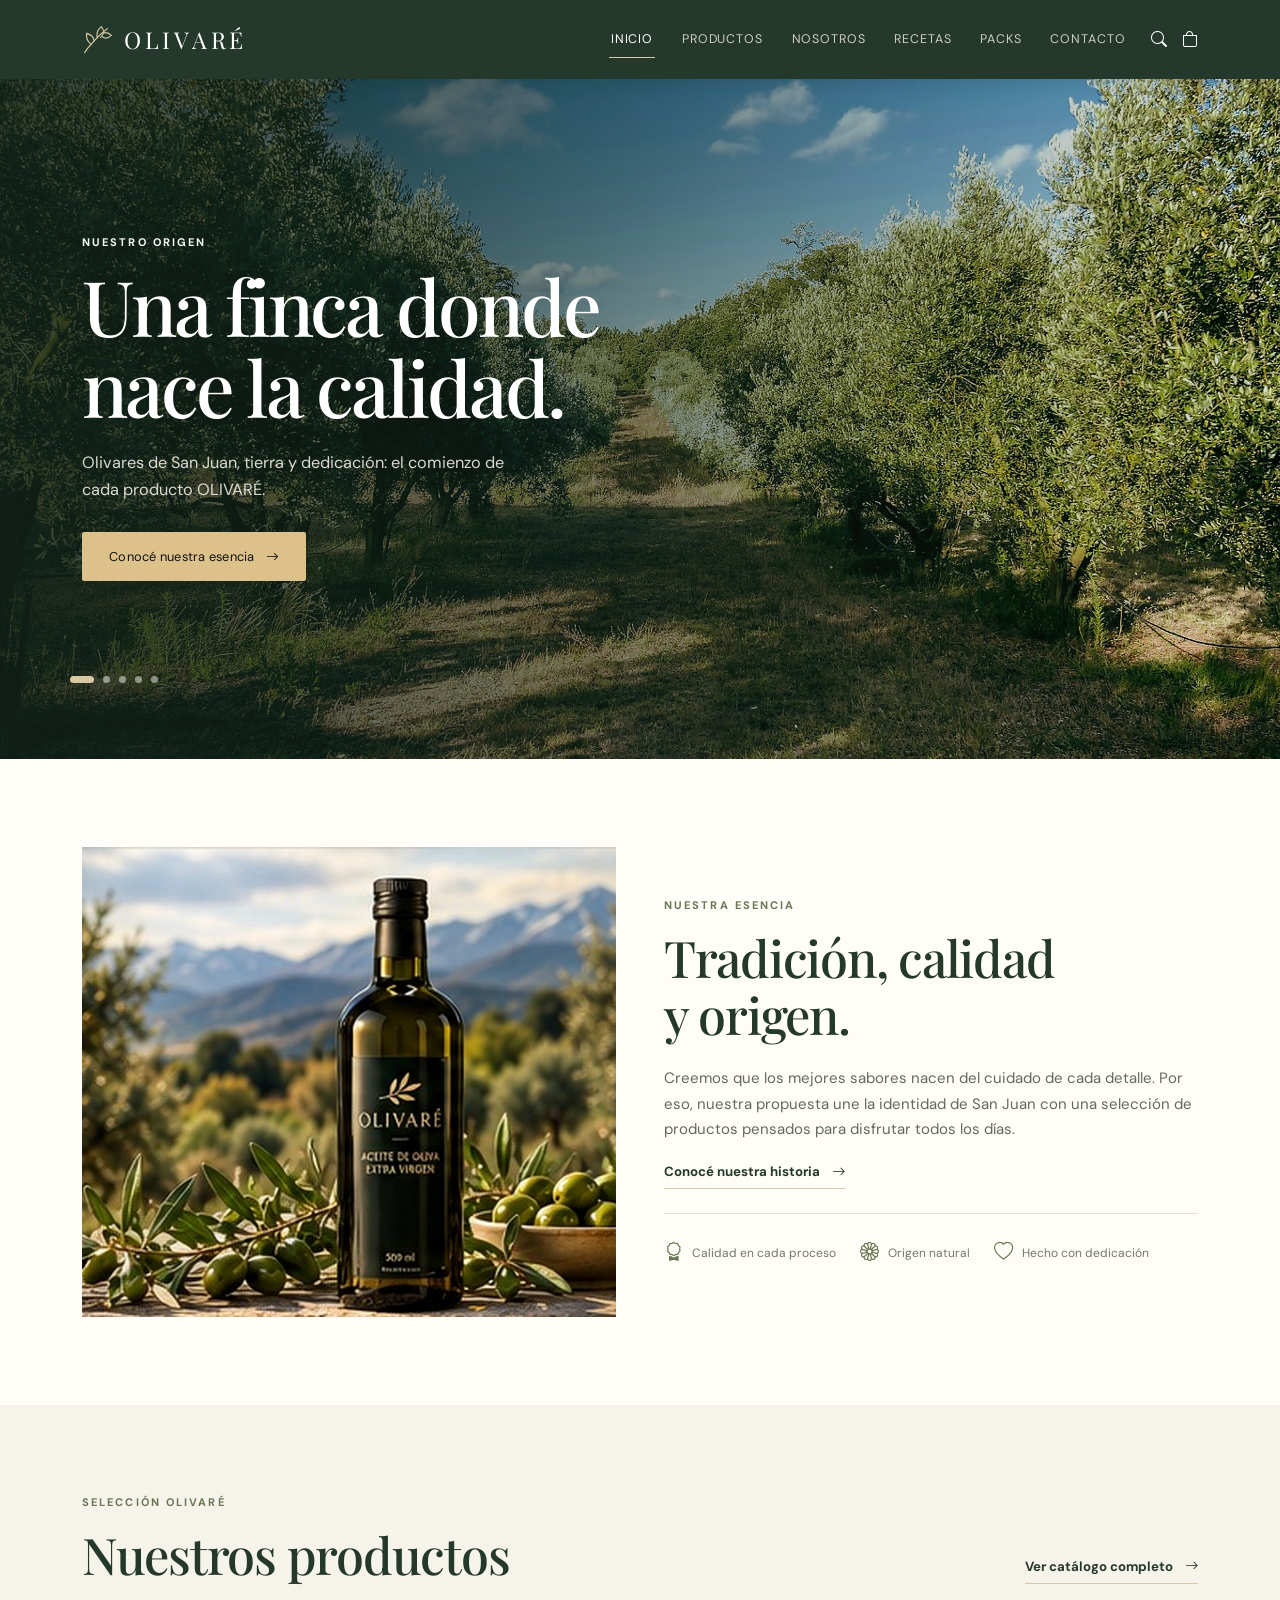
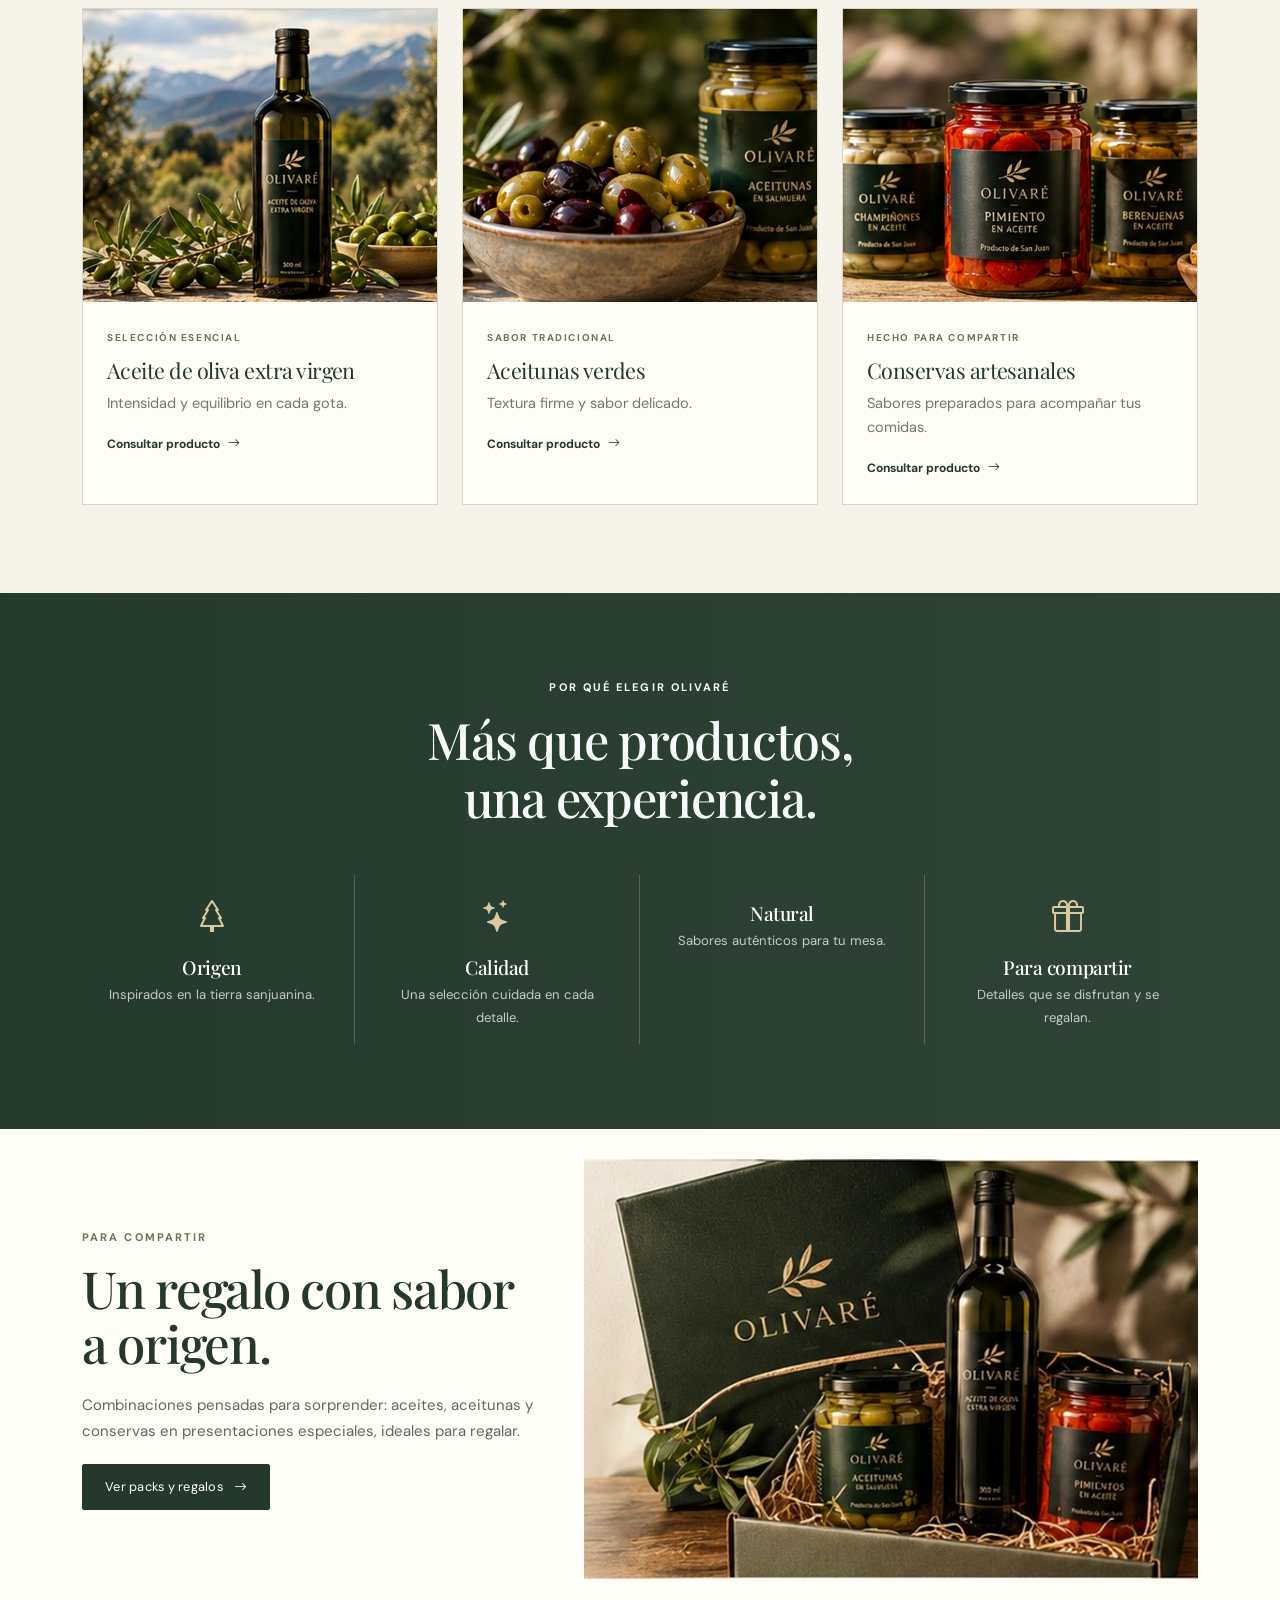
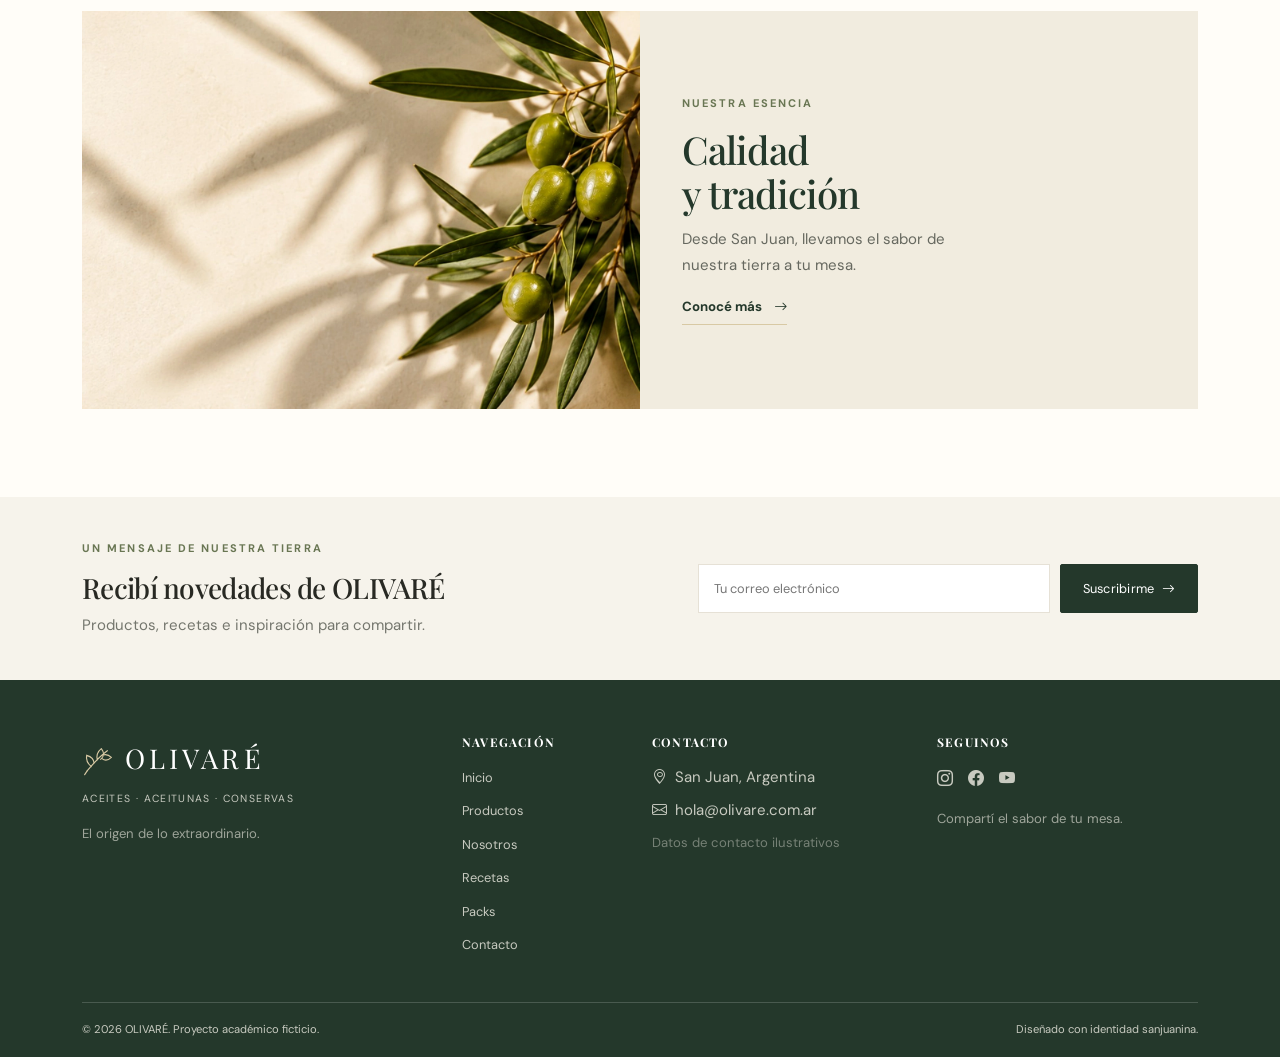
<file: index.html>
<!doctype html>
<html lang="es">
<head>
  <meta charset="utf-8"><meta name="viewport" content="width=device-width, initial-scale=1">
  <meta name="description" content="OLIVARÉ: aceite de oliva, aceitunas y conservas de origen sanjuanino.">
  <title>OLIVARÉ | El origen de lo extraordinario</title>
  <link rel="icon" href="assets/favicon.svg" type="image/svg+xml">
  <link rel="preconnect" href="https://fonts.googleapis.com"><link rel="preconnect" href="https://fonts.gstatic.com" crossorigin>
  <link href="https://fonts.googleapis.com/css2?family=DM+Sans:wght@400;500;600;700&family=Playfair+Display:wght@400;500;600&display=swap" rel="stylesheet">
  <link href="https://cdn.jsdelivr.net/npm/bootstrap@5.3.3/dist/css/bootstrap.min.css" rel="stylesheet">
  <link href="https://cdn.jsdelivr.net/npm/bootstrap-icons@1.11.3/font/bootstrap-icons.min.css" rel="stylesheet">
  <link href="css/styles.css" rel="stylesheet">
</head>
<body>
<header id="site-header"></header>
<main>
  <section class="hero hero-home hero-carousel" aria-label="Conocé el proceso de OLIVARÉ">
    <div class="hero-slides">
      <article class="hero-slide is-active" style="background-image:url('./assets/finca-carrusel-usuario-2.webp')" aria-hidden="false">
        <div class="hero-shade"></div><div class="container hero-content">
          <p class="eyebrow text-light">NUESTRO ORIGEN</p><h1>Una finca donde<br>nace la calidad.</h1>
          <p class="hero-copy">Olivares de San Juan, tierra y dedicación: el comienzo de cada producto OLIVARÉ.</p>
          <a class="btn btn-olive btn-lg" href="nosotros.html">Conocé nuestra esencia <i class="bi bi-arrow-right ms-2"></i></a>
        </div>
      </article>
      <article class="hero-slide" style="background-image:url('./assets/cosecha-olivos-hd.jpg')" aria-hidden="true">
        <div class="hero-shade"></div><div class="container hero-content">
          <p class="eyebrow text-light">COSECHA MECANIZADA</p><h1>Tecnología que<br>potencia cada cosecha.</h1>
          <p class="hero-copy">La cosechadora Colossus en acción en un olivar: tecnología aplicada al trabajo del campo.</p>
          <a class="btn btn-olive btn-lg" href="nosotros.html">Conocé nuestro proceso <i class="bi bi-arrow-right ms-2"></i></a>
        </div>
      </article>
      <article class="hero-slide" style="background-image:url('./assets/rama-olivo-limpia.webp')" aria-hidden="true">
        <div class="hero-shade"></div><div class="container hero-content">
          <p class="eyebrow text-light">RECOLECCIÓN DEL FRUTO</p><h1>Cada aceituna<br>cuenta.</h1>
          <p class="hero-copy">La cosecha mecanizada permite recoger el fruto y trasladarlo para su procesamiento.</p>
          <a class="btn btn-olive btn-lg" href="nosotros.html">Descubrí cada etapa <i class="bi bi-arrow-right ms-2"></i></a>
        </div>
      </article>
      <article class="hero-slide" style="background-image:url('./assets/fabrica-aceitera-hd.jpg')" aria-hidden="true">
        <div class="hero-shade"></div><div class="container hero-content">
          <p class="eyebrow text-light">PROCESO INDUSTRIAL</p><h1>Precisión en<br>cada etapa.</h1>
          <p class="hero-copy">Maquinaria especializada acompaña la transformación de la aceituna en aceite.</p>
          <a class="btn btn-olive btn-lg" href="productos.html">Conocé nuestros productos <i class="bi bi-arrow-right ms-2"></i></a>
        </div>
      </article>
      <article class="hero-slide" style="background-image:url('./assets/finca-atardecer-hd.jpg')" aria-hidden="true">
        <div class="hero-shade"></div><div class="container hero-content">
          <p class="eyebrow text-light">PRODUCTIVIDAD Y CALIDAD</p><h1>Innovación para<br>una cosecha eficiente.</h1>
          <p class="hero-copy">La tecnología de cosecha ayuda a trabajar con precisión y aprovechar mejor cada temporada.</p>
          <a class="btn btn-olive btn-lg" href="nosotros.html">Explorá nuestro proceso <i class="bi bi-arrow-right ms-2"></i></a>
        </div> 
      </article>
    </div>
    <div class="hero-pagination" role="tablist" aria-label="Elegir imagen del carrusel">
      <button class="is-active" type="button" aria-label="Mostrar finca" aria-selected="true"></button>
      <button type="button" aria-label="Mostrar cosecha Colossus" aria-selected="false"></button>
      <button type="button" aria-label="Mostrar recolección del fruto" aria-selected="false"></button>
      <button type="button" aria-label="Mostrar maquinaria aceitera" aria-selected="false"></button>
      <button type="button" aria-label="Mostrar productividad" aria-selected="false"></button>
    </div>
    <div class="hero-note"><span class="hero-counter">01 / 05</span><span>Del olivar a tu mesa · San Juan, Argentina</span></div>
  </section>
  <section class="section-pad">
    <div class="container">
      <div class="row align-items-center g-5">
        <div class="col-lg-6"><img class="img-editorial" src="assets/aceite-oliva.webp" alt="Aceite de oliva servido en una botella de vidrio"></div>
        <div class="col-lg-6">
          <p class="eyebrow">NUESTRA ESENCIA</p><h2 class="section-title">Tradición, calidad<br>y origen.</h2>
          <p class="body-copy">Creemos que los mejores sabores nacen del cuidado de cada detalle. Por eso, nuestra propuesta une la identidad de San Juan con una selección de productos pensados para disfrutar todos los días.</p>
          <a href="nosotros.html" class="text-link">Conocé nuestra historia <i class="bi bi-arrow-right"></i></a>
          <div class="value-row mt-4">
            <div><i class="bi bi-award"></i><span>Calidad en cada proceso</span></div><div><i class="bi bi-flower1"></i><span>Origen natural</span></div><div><i class="bi bi-heart"></i><span>Hecho con dedicación</span></div>
          </div>
        </div>
      </div>
    </div>
  </section>
  <section class="section-pad section-soft">
    <div class="container">
      <div class="d-flex flex-wrap justify-content-between align-items-end mb-4 gap-3"><div><p class="eyebrow">SELECCIÓN OLIVARÉ</p><h2 class="section-title mb-0">Nuestros productos</h2></div><a class="text-link" href="productos.html">Ver catálogo completo <i class="bi bi-arrow-right"></i></a></div>
      <div class="row g-4" id="featured-products"></div>
    </div>
  </section>
  <section class="promise-band">
    <div class="container text-center">
      <p class="eyebrow text-light">POR QUÉ ELEGIR OLIVARÉ</p><h2 class="section-title text-light">Más que productos,<br>una experiencia.</h2>
      <div class="row g-4 mt-4">
        <div class="col-6 col-lg-3 promise"><i class="bi bi-tree"></i><h3>Origen</h3><p>Inspirados en la tierra sanjuanina.</p></div>
        <div class="col-6 col-lg-3 promise"><i class="bi bi-stars"></i><h3>Calidad</h3><p>Una selección cuidada en cada detalle.</p></div>
        <div class="col-6 col-lg-3 promise"><i class="bi bi-leaf"></i><h3>Natural</h3><p>Sabores auténticos para tu mesa.</p></div>
        <div class="col-6 col-lg-3 promise"><i class="bi bi-gift"></i><h3>Para compartir</h3><p>Detalles que se disfrutan y se regalan.</p></div>
      </div>
    </div>
  </section>
  <section class="section-pad gift-showcase-section">
    <div class="container">
      <div class="gift-showcase">
        <div class="gift-showcase-copy"><p class="eyebrow">PARA COMPARTIR</p><h2 class="section-title">Un regalo con sabor<br>a origen.</h2><p>Combinaciones pensadas para sorprender: aceites, aceitunas y conservas en presentaciones especiales, ideales para regalar.</p><a href="packs.html" class="btn btn-olive">Ver packs y regalos <i class="bi bi-arrow-right ms-2"></i></a></div>
        <a class="gift-showcase-image" href="packs.html" aria-label="Descubrir packs y regalos"><img src="assets/pack-regalo.webp" alt="Pack de regalo OLIVARÉ con aceite de oliva, aceitunas y conservas" loading="lazy"></a>
      </div>
      <div class="brand-origin-card"><img src="assets/rama-olivo-limpia.webp" alt="Rama de olivo con aceitunas verdes" loading="lazy"><div><p class="eyebrow">NUESTRA ESENCIA</p><h2 class="section-title">Calidad<br>y tradición</h2><p>Desde San Juan, llevamos el sabor de nuestra tierra a tu mesa.</p><a href="nosotros.html" class="text-link">Conocé más <i class="bi bi-arrow-right"></i></a></div></div>
    </div>
  </section>
  <section class="newsletter section-soft">
    <div class="container d-flex flex-column flex-lg-row justify-content-between align-items-lg-center gap-4">
      <div><p class="eyebrow">UN MENSAJE DE NUESTRA TIERRA</p><h2 class="h3 serif mb-2">Recibí novedades de OLIVARÉ</h2><p class="mb-0 muted">Productos, recetas e inspiración para compartir.</p></div>
      <form class="newsletter-form" data-demo-form><label class="visually-hidden" for="newsletter-email">Correo electrónico</label><input id="newsletter-email" type="email" placeholder="Tu correo electrónico" required><button class="btn btn-olive" type="submit">Suscribirme <i class="bi bi-arrow-right ms-1"></i></button></form>
    </div>
  </section>
</main>
<footer id="site-footer"></footer>
<script src="https://cdn.jsdelivr.net/npm/bootstrap@5.3.3/dist/js/bootstrap.bundle.min.js"></script><script src="js/main.js"></script>
</body></html>
</file>
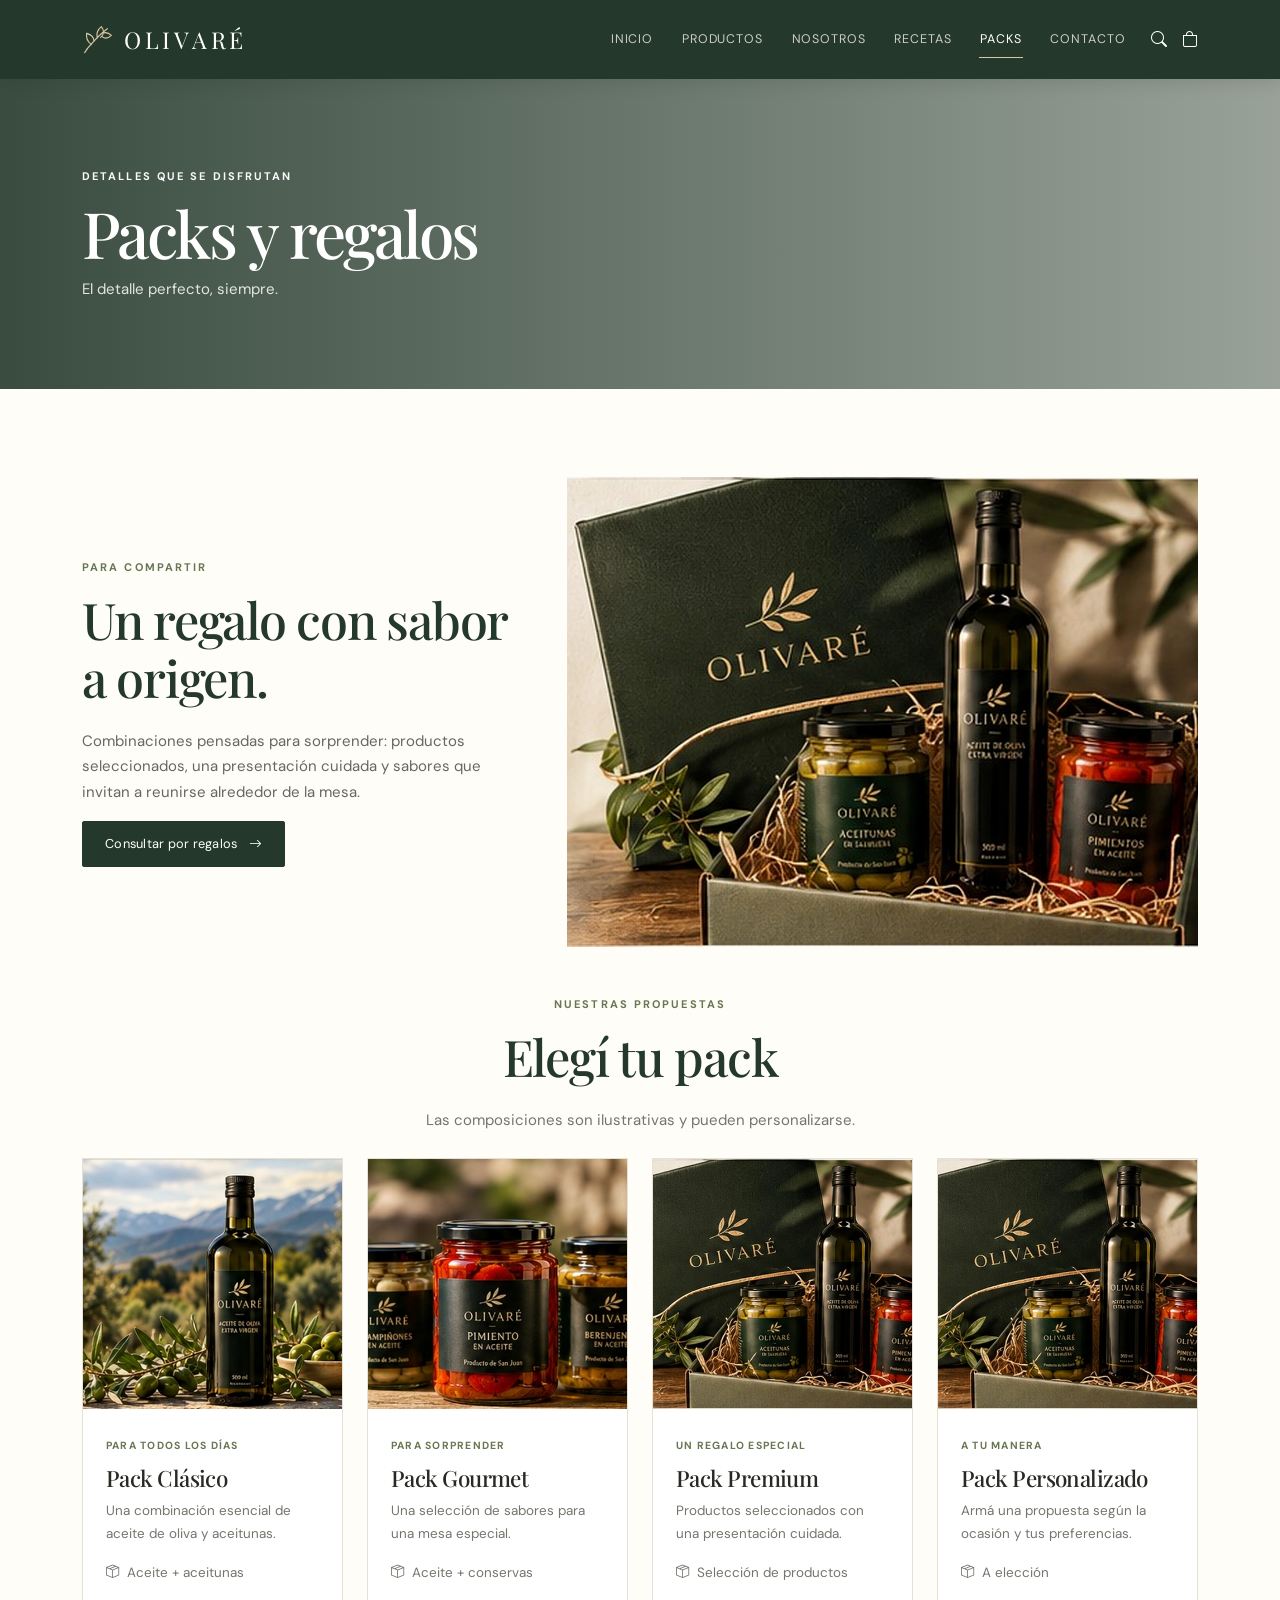
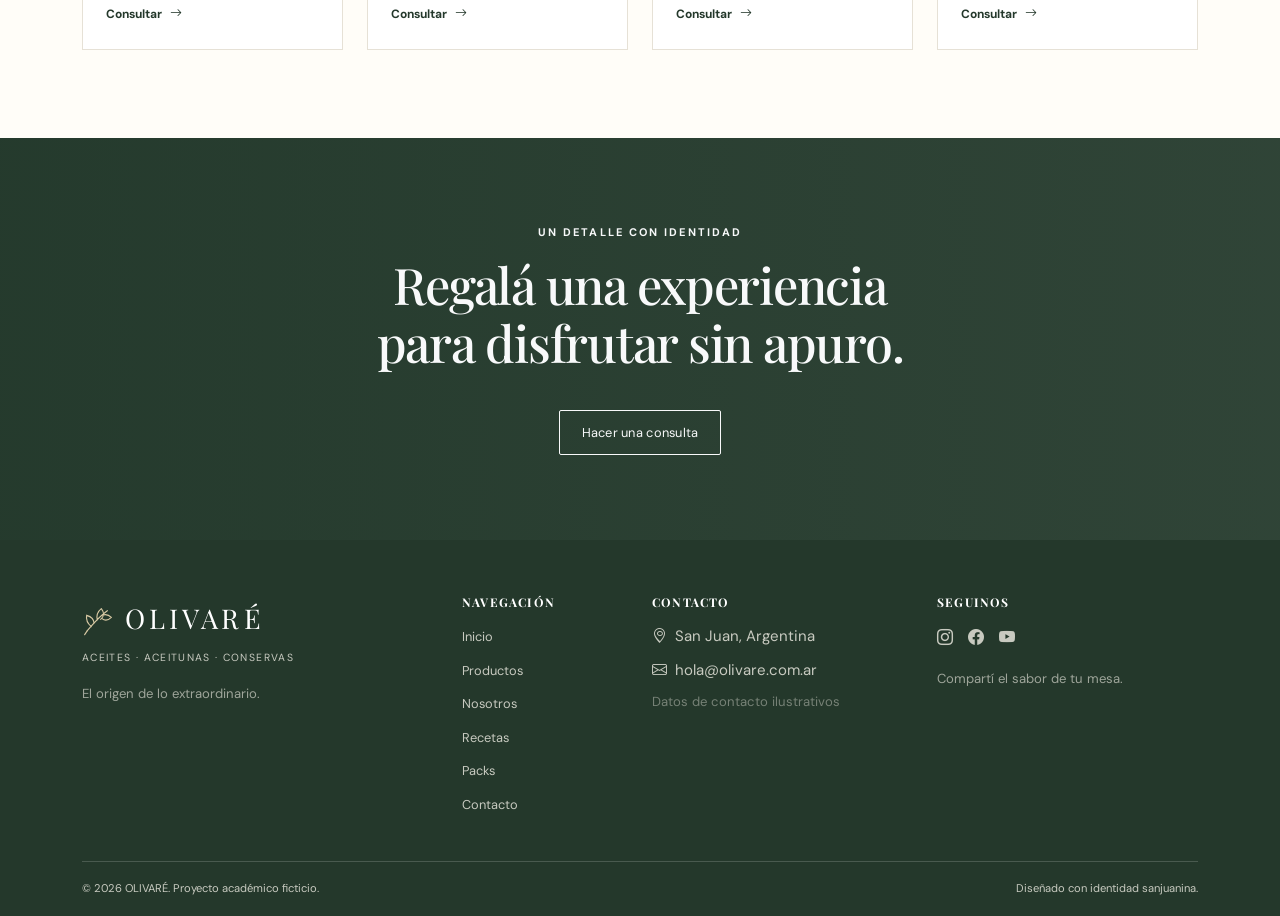
<file: packs.html>
<!doctype html>
<html lang="es">
  <head>
    <meta charset="utf-8">
    <meta name="viewport" content="width=device-width, initial-scale=1">
    <meta name="description" content="Packs gourmet y regalos de OLIVARÉ.">
    <title>
      Packs y regalos | OLIVARÉ
    </title>
    <link rel="icon" href="assets/favicon.svg" type="image/svg+xml">
    <link rel="preconnect" href="https://fonts.googleapis.com">
    <link href="https://fonts.googleapis.com/css2?family=DM+Sans:wght@400;500;600;700&family=Playfair+Display:wght@400;500;600&display=swap" rel="stylesheet">
    <link href="https://cdn.jsdelivr.net/npm/bootstrap@5.3.3/dist/css/bootstrap.min.css" rel="stylesheet">
    <link href="https://cdn.jsdelivr.net/npm/bootstrap-icons@1.11.3/font/bootstrap-icons.min.css" rel="stylesheet">
    <link href="css/styles.css" rel="stylesheet">
  </head>
  <body>
    <header id="site-header">
    </header>
    <main>
      <section class="page-hero packs-hero">
        <div class="container">
          <p class="eyebrow text-light">
            DETALLES QUE SE DISFRUTAN
          </p>
          <h1>
            Packs y regalos
          </h1>
          <p>
            El detalle perfecto, siempre.
          </p>
        </div>
      </section>
      <section class="section-pad">
        <div class="container">
          <div class="row align-items-center g-5 mb-5">
            <div class="col-lg-5">
              <p class="eyebrow">
                PARA COMPARTIR
              </p>
              <h2 class="section-title">
                Un regalo con sabor a origen.
              </h2>
              <p class="body-copy">
                Combinaciones pensadas para sorprender: productos seleccionados, una presentación cuidada y sabores que invitan a reunirse alrededor de la mesa.
              </p>
              <a href="contacto.html" class="btn btn-olive">
                Consultar por regalos
                <i class="bi bi-arrow-right ms-2">
                </i>
              </a>
            </div>
            <div class="col-lg-7">
              <img class="img-editorial" src="assets/pack-regalo.webp" alt="Presentación de productos gourmet para regalar">
            </div>
          </div>
          <div class="text-center mb-4">
            <p class="eyebrow">
              NUESTRAS PROPUESTAS
            </p>
            <h2 class="section-title">
              Elegí tu pack
            </h2>
            <p class="muted">
              Las composiciones son ilustrativas y pueden personalizarse.
            </p>
          </div>
          <div class="row g-4" id="pack-catalog">
          </div>
        </div>
      </section>
      <section class="promise-band">
        <div class="container text-center">
          <p class="eyebrow text-light">
            UN DETALLE CON IDENTIDAD
          </p>
          <h2 class="section-title text-light">
            Regalá una experiencia
            <br>
            para disfrutar sin apuro.
          </h2>
          <a href="contacto.html" class="btn btn-outline-light mt-3">
            Hacer una consulta
          </a>
        </div>
      </section>
    </main>
    <footer id="site-footer">
    </footer>
    <script src="https://cdn.jsdelivr.net/npm/bootstrap@5.3.3/dist/js/bootstrap.bundle.min.js">
    </script>
    <script src="js/main.js">
    </script>
  </body>
</html>
</file>
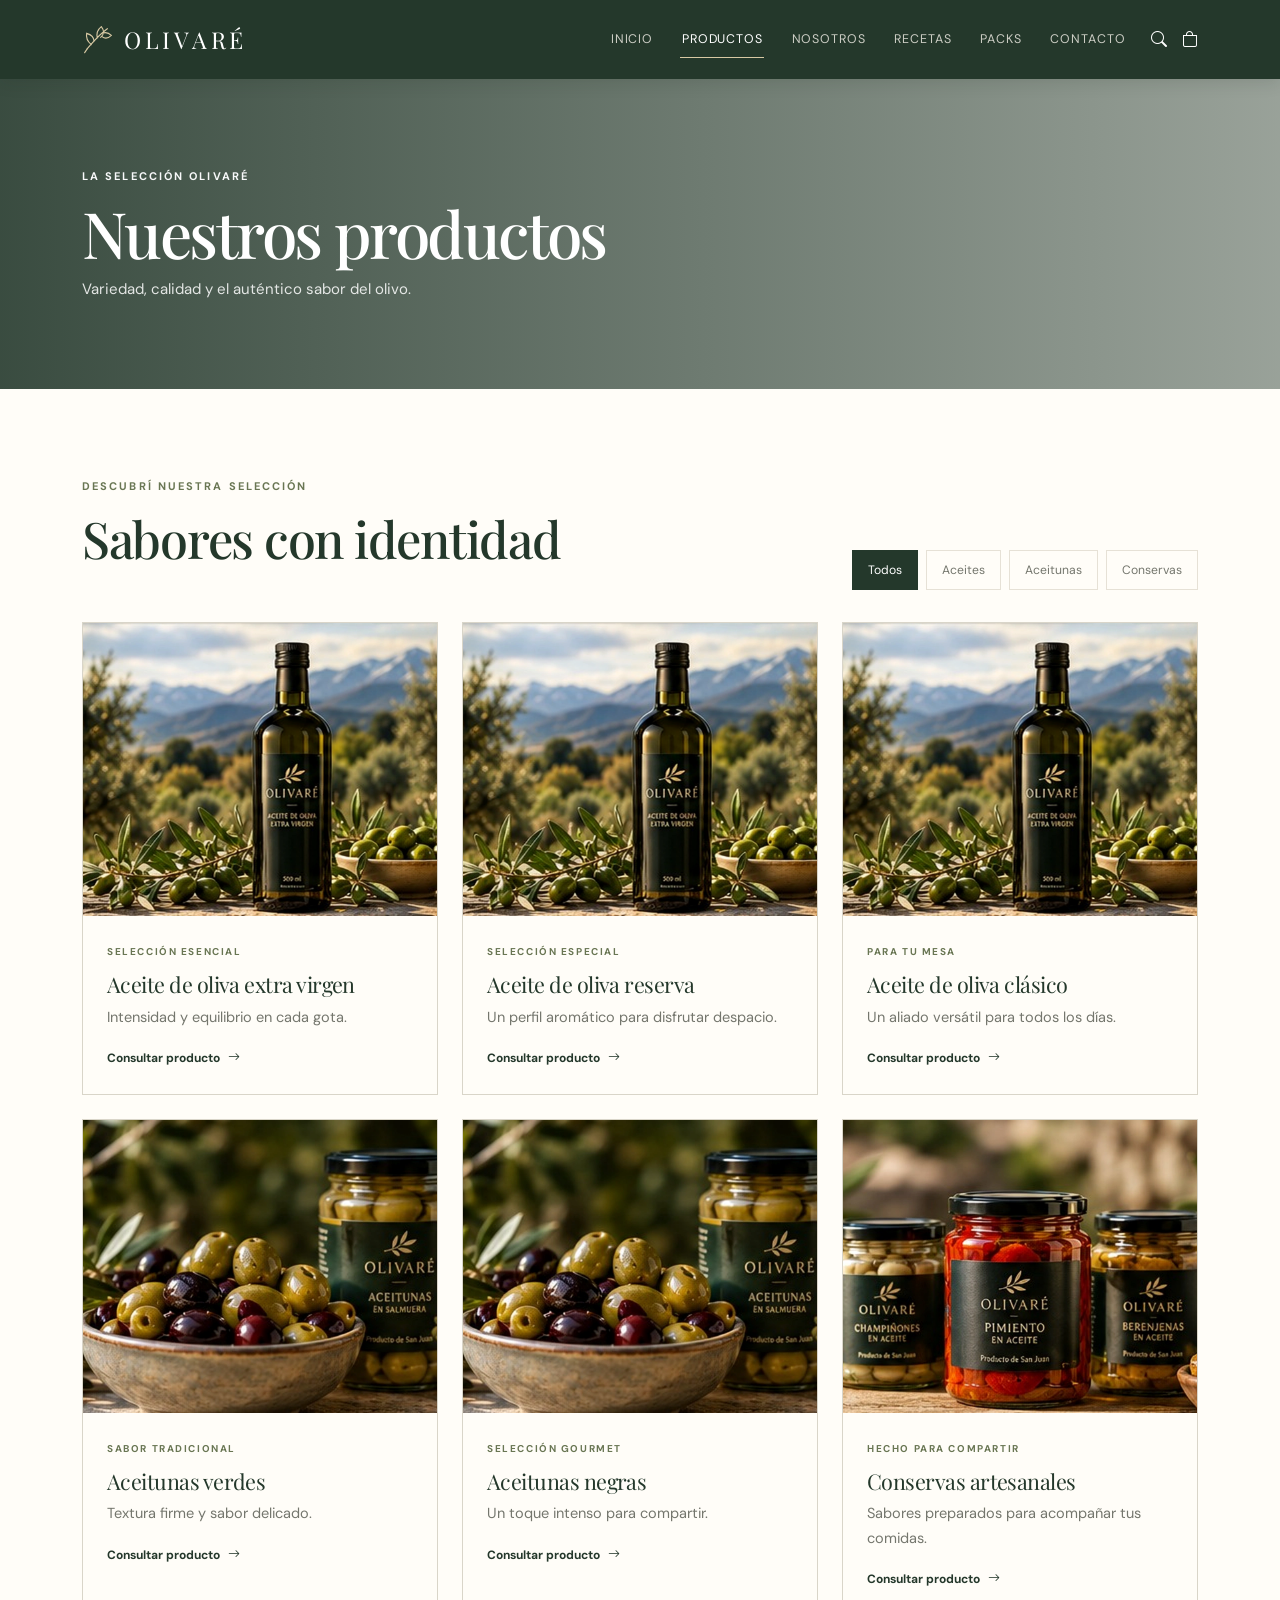
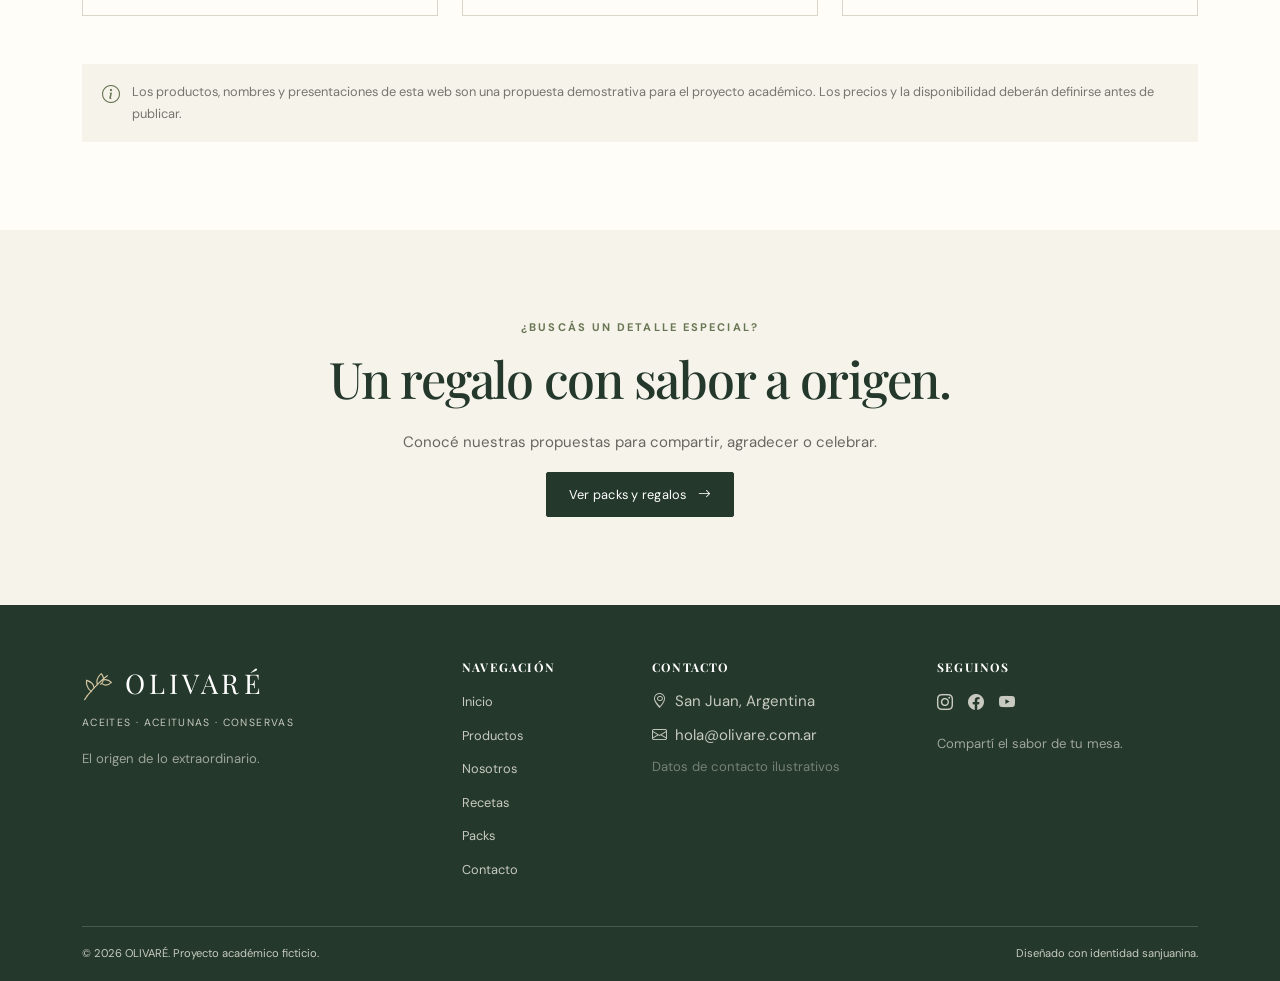
<file: productos.html>
<!doctype html>
<html lang="es">
  <head>
    <meta charset="utf-8">
    <meta name="viewport" content="width=device-width, initial-scale=1">
    <meta name="description" content="Descubrí la selección de productos OLIVARÉ.">
    <title>
      Productos | OLIVARÉ
    </title>
    <link rel="icon" href="assets/favicon.svg" type="image/svg+xml">
    <link rel="preconnect" href="https://fonts.googleapis.com">
    <link href="https://fonts.googleapis.com/css2?family=DM+Sans:wght@400;500;600;700&family=Playfair+Display:wght@400;500;600&display=swap" rel="stylesheet">
    <link href="https://cdn.jsdelivr.net/npm/bootstrap@5.3.3/dist/css/bootstrap.min.css" rel="stylesheet">
    <link href="https://cdn.jsdelivr.net/npm/bootstrap-icons@1.11.3/font/bootstrap-icons.min.css" rel="stylesheet">
    <link href="css/styles.css" rel="stylesheet">
  </head>
  <body>
    <header id="site-header">
    </header>
    <main>
      <section class="page-hero products-hero">
        <div class="container">
          <p class="eyebrow text-light">
            LA SELECCIÓN OLIVARÉ
          </p>
          <h1>
            Nuestros productos
          </h1>
          <p>
            Variedad, calidad y el auténtico sabor del olivo.
          </p>
        </div>
      </section>
      <section class="section-pad">
        <div class="container">
          <div class="catalog-top">
            <div>
              <p class="eyebrow">
                DESCUBRÍ NUESTRA SELECCIÓN
              </p>
              <h2 class="section-title">
                Sabores con identidad
              </h2>
            </div>
            <div class="filter-pills" role="group" aria-label="Filtrar productos">
              <button class="filter-btn active" data-filter="Todos">
                Todos
              </button>
              <button class="filter-btn" data-filter="Aceites">
                Aceites
              </button>
              <button class="filter-btn" data-filter="Aceitunas">
                Aceitunas
              </button>
              <button class="filter-btn" data-filter="Conservas">
                Conservas
              </button>
            </div>
          </div>
          <div class="row g-4 mt-2" id="product-catalog">
          </div>
          <div class="catalog-note mt-5">
            <i class="bi bi-info-circle">
            </i>
            <p class="mb-0">
              Los productos, nombres y presentaciones de esta web son una propuesta demostrativa para el proyecto académico. Los precios y la disponibilidad deberán definirse antes de publicar.
            </p>
          </div>
        </div>
      </section>
      <section class="section-pad section-soft">
        <div class="container text-center">
          <p class="eyebrow">
            ¿BUSCÁS UN DETALLE ESPECIAL?
          </p>
          <h2 class="section-title">
            Un regalo con sabor a origen.
          </h2>
          <p class="body-copy mx-auto">
            Conocé nuestras propuestas para compartir, agradecer o celebrar.
          </p>
          <a href="packs.html" class="btn btn-olive">
            Ver packs y regalos
            <i class="bi bi-arrow-right ms-2">
            </i>
          </a>
        </div>
      </section>
    </main>
    <footer id="site-footer">
    </footer>
    <script src="https://cdn.jsdelivr.net/npm/bootstrap@5.3.3/dist/js/bootstrap.bundle.min.js">
    </script>
    <script src="js/main.js">
    </script>
  </body>
</html>
</file>
<file: css/styles.css>
:root {
    --olive:#24382b;
    --olive-2:#354d3b;
    --sage:#697653;
    --gold:#d8c9a4;
    --ivory:#f6f3eb;
    --paper:#fffdf8;
    --ink:#282923;
    --muted:#74766d;
    --line:#e6e1d6;
    --serif:"Playfair Display",Georgia,serif;
    --sans:"DM Sans",Arial,sans-serif
}
* {
box-sizing:border-box
}
html {
scroll-behavior:smooth
}
body {
margin:0;
background:var(--paper);
color:var(--ink);
font-family:var(--sans);
font-size:15px;
line-height:1.7
}
a {
color:inherit;
text-decoration:none
}
img {
max-width:100%;
display:block
}
.serif,h1,h2,h3 {
font-family:var(--serif);
font-weight:500;
letter-spacing:-.025em
}
.site-nav {
background:var(--olive);
padding:15px 0;
position:sticky;
top:0;
z-index:1030;
box-shadow:0 3px 16px #17261b24
}
.navbar-brand {
display:flex;
align-items:center;
gap:10px;
color:#fff!important;
font-family:var(--serif);
font-size:1.45rem;
letter-spacing:.16em
}
.brand-mark {
width:32px;
height:32px
}
.navbar-nav {
gap:clamp(8px,2vw,30px)
}
.navbar-nav .nav-link {
color:#f6f3ebcc;
font-size:.78rem;
letter-spacing:.07em;
text-transform:uppercase;
padding:.5rem .1rem!important;
position:relative
}
.navbar-nav .nav-link:hover,.navbar-nav .nav-link.active {
color:#fff
}
.navbar-nav .nav-link.active:after {
content:"";
position:absolute;
bottom:0;
left:0;
width:100%;
height:1px;
background:var(--gold)
}
.nav-actions {
display:flex;
gap:15px;
color:#fff;
align-items:center
}
.nav-actions a {
font-size:1rem
}
.navbar-toggler {
border-color:#ffffff55
}
.navbar-toggler:focus {
box-shadow:none
}
.hero {
min-height:600px;
position:relative;
background-size:cover;
background-position:center;
display:flex;
align-items:center;
color:#fff
}
.hero-home {
background-image:url("https://images.unsplash.com/photo-1471193945509-9ad0617afabf?auto=format&fit=crop&w=2000&q=90")
}
.hero-shade {
position:absolute;
inset:0;
background:linear-gradient(90deg,rgba(19,35,25,.82),rgba(19,35,25,.48) 44%,rgba(19,35,25,.08) 100%)
}
.hero-content {
position:relative;
padding-top:50px;
padding-bottom:75px
}
.hero h1,.page-hero h1 {
font-family:var(--serif);
font-size:clamp(3rem,6vw,5.6rem);
line-height:1.05;
max-width:760px;
margin:0 0 22px;
letter-spacing:-.04em
}
.eyebrow {
font-size:.69rem;
letter-spacing:.19em;
font-weight:700;
color:var(--sage);
margin-bottom:14px
}
.hero-copy {
max-width:460px;
color:#f6f3ebdf;
margin-bottom:28px;
font-size:1.02rem
}
.hero-note {
position:absolute;
bottom:22px;
left:max(calc((100vw - 1140px)/2),24px);
right:24px;
display:flex;
justify-content:space-between;
font-size:.7rem;
letter-spacing:.1em;
text-transform:uppercase;
color:#ffffffb8
}
.btn {
border-radius:2px;
padding:12px 22px;
font-size:.8rem;
letter-spacing:.02em;
transition:transform .2s,background .2s
}
.btn:hover {
transform:translateY(-2px)
}
.btn-olive {
background:var(--olive);
color:white;
border:1px solid var(--olive)
}
.btn-olive:hover,.btn-olive:focus {
background:var(--olive-2);
color:#fff;
border-color:var(--olive-2)
}
.btn-lg {
padding:14px 26px
}
.section-pad {
padding:88px 0
}
.section-soft {
background:var(--ivory)
}
.section-title {
font-size:clamp(2.1rem,4vw,3.15rem);
line-height:1.15;
margin-bottom:22px;
color:var(--olive)
}
.body-copy {
color:#66685f;
max-width:600px
}
.img-editorial {
width:100%;
height:470px;
object-fit:cover
}
.text-link {
font-size:.83rem;
font-weight:700;
color:var(--olive);
display:inline-flex;
gap:12px;
align-items:center;
border-bottom:1px solid var(--gold);
padding-bottom:5px
}
.text-link i {
transition:transform .2s
}
.text-link:hover i {
transform:translateX(4px)
}
.value-row {
display:flex;
gap:24px;
flex-wrap:wrap;
border-top:1px solid var(--line);
padding-top:22px
}
.value-row div {
display:flex;
gap:9px;
align-items:center;
font-size:.75rem;
color:var(--muted)
}
.value-row i {
font-size:1.2rem;
color:var(--sage)
}
.product-card {
height:100%;
background:#fff;
border:1px solid var(--line);
transition:transform .25s,box-shadow .25s;
overflow:hidden
}
.product-card:hover {
transform:translateY(-5px);
box-shadow:0 12px 30px #24382b12
}
.product-card img {
width:100%;
height:245px;
object-fit:cover
}
.product-card-body {
padding:20px
}
.product-card h3 {
font-size:1.22rem;
margin-bottom:8px;
color:var(--olive)
}
.product-card p {
font-size:.84rem;
color:var(--muted);
margin-bottom:15px
}
.card-kicker {
font-size:.62rem;
letter-spacing:.13em;
color:var(--sage);
font-weight:700;
text-transform:uppercase
}
.product-link {
font-size:.75rem;
font-weight:700;
color:var(--olive)
}
.product-link i {
margin-left:5px
}
.promise-band {
background:linear-gradient(90deg,rgba(25,48,34,.95),rgba(25,48,34,.9)),url("https://images.unsplash.com/photo-1515586000433-45406d8e6662?auto=format&fit=crop&w=1800&q=80") center/cover;
padding:85px 0;
color:white
}
.promise-band .section-title {
color:#fff
}
.promise {
padding:15px 24px;
border-right:1px solid #ffffff35
}
.promise:last-child {
border:0
}
.promise i {
font-size:2rem;
color:var(--gold)
}
.promise h3 {
font-size:1.2rem;
margin:12px 0 5px
}
.promise p {
color:#ffffffb9;
font-size:.82rem;
max-width:210px;
margin:auto
}
.experience-panel {
min-height:370px;
padding:55px;
display:flex;
align-items:center;
background:linear-gradient(90deg,#1b3325ed,#1b332570),url("https://images.unsplash.com/photo-1471193945509-9ad0617afabf?auto=format&fit=crop&w=1600&q=85") center/cover
}
.experience-panel>div {
max-width:540px
}
.newsletter {
padding:42px 0
}
.newsletter-form {
display:flex;
gap:10px;
width:min(100%,500px)
}
.newsletter-form input {
min-width:0;
flex:1;
padding:13px 15px;
border:1px solid var(--line);
background:#fff;
font:inherit;
font-size:.8rem
}
.muted {
color:var(--muted)!important
}
.site-footer {
background:var(--olive);
color:#f6f3ebc7;
padding:55px 0 18px
}
.footer-brand {
color:#fff;
font-family:var(--serif);
font-size:1.7rem;
letter-spacing:.15em
}
.footer-tag {
font-size:.65rem;
letter-spacing:.13em
}
.footer-heading {
color:#fff;
font-size:.75rem;
letter-spacing:.1em;
text-transform:uppercase;
font-weight:700;
margin-bottom:15px
}
.footer-links {
list-style:none;
padding:0;
margin:0
}
.footer-links li {
margin-bottom:8px
}
.footer-links a {
font-size:.8rem;
color:#f6f3ebc7
}
.footer-links a:hover {
color:#fff
}
.footer-bottom {
border-top:1px solid #ffffff2b;
margin-top:36px;
padding-top:17px;
display:flex;
justify-content:space-between;
gap:15px;
font-size:.7rem
}
.social-links {
display:flex;
gap:15px;
font-size:1rem
}
.page-hero {
min-height:310px;
display:flex;
align-items:center;
background-size:cover;
background-position:center;
position:relative;
color:white
}
.page-hero:before {
content:"";
position:absolute;
inset:0;
background:linear-gradient(90deg,#172d20d9,#172d2070)
}
.page-hero .container {
position:relative;
padding-top:55px;
padding-bottom:55px
}
.page-hero h1 {
font-size:clamp(2.7rem,5vw,4.2rem);
margin-bottom:10px
}
.page-hero p:not(.eyebrow) {
margin:0;
color:#ffffffd9
}
.products-hero {
background-image:url("https://images.unsplash.com/photo-1474979266404-7eaacbcd87c5?auto=format&fit=crop&w=1800&q=85")
}
.about-hero {
background-image:url("https://images.unsplash.com/photo-1515586000433-45406d8e6662?auto=format&fit=crop&w=1800&q=85")
}
.contact-hero {
background-image:url("../assets/finca-carrusel-usuario-2.webp")
}
.recipes-hero {
background-image:url("https://images.unsplash.com/photo-1547592180-85f173990554?auto=format&fit=crop&w=1800&q=85")
}
.packs-hero {
background-image:url("https://images.unsplash.com/photo-1608571423902-eed4a5ad8108?auto=format&fit=crop&w=1800&q=85")
}
.catalog-top {
display:flex;
justify-content:space-between;
align-items:end;
gap:25px;
flex-wrap:wrap
}
.filter-pills {
display:flex;
gap:8px;
flex-wrap:wrap
}
.filter-btn {
border:1px solid var(--line);
background:transparent;
padding:9px 15px;
color:var(--muted);
font:inherit;
font-size:.76rem
}
.filter-btn.active,.filter-btn:hover {
background:var(--olive);
color:white;
border-color:var(--olive)
}
.catalog-note {
display:flex;
gap:12px;
align-items:flex-start;
background:var(--ivory);
padding:17px 20px;
color:var(--muted);
font-size:.8rem
}
.catalog-note i {
color:var(--sage);
font-size:1.1rem
}
.value-card {
height:100%;
background:var(--paper);
border:1px solid var(--line);
padding:32px
}
.value-card i {
font-size:1.8rem;
color:var(--sage)
}
.value-card h3 {
font-size:1.5rem;
color:var(--olive);
margin:16px 0 8px
}
.value-card p {
font-size:.88rem;
color:var(--muted);
margin:0
}
.contact-form .form-label {
font-size:.78rem;
font-weight:600;
color:var(--olive)
}
.form-control,.form-select {
border-radius:0;
border-color:var(--line);
padding:12px 13px;
background:#fff;
font-size:.88rem
}
.form-control:focus,.form-select:focus {
border-color:var(--sage);
box-shadow:0 0 0 .2rem #69765320
}
.contact-aside {
background:var(--ivory);
padding:32px;
height:100%
}
.contact-detail {
display:flex;
gap:15px;
margin:20px 0
}
.contact-detail>i {
font-size:1.2rem;
color:var(--sage)
}
.contact-detail strong {
font-size:.82rem
}
.contact-detail p {
font-size:.83rem;
color:var(--muted);
margin:2px 0
}
.map-placeholder {
margin-top:28px;
min-height:170px;
display:flex;
flex-direction:column;
justify-content:center;
align-items:center;
gap:6px;
background:linear-gradient(135deg,#dce1d3,#f0eadb);
color:var(--olive)
}
.map-placeholder i {
font-size:2rem
}
.map-placeholder small {
font-size:.68rem;
color:var(--muted)
}
.form-feedback {
font-size:.85rem;
margin-top:10px
}
.recipe-card {
background:#fff;
border:1px solid var(--line);
height:100%;
overflow:hidden
}
.recipe-card img {
height:220px;
width:100%;
object-fit:cover
}
.recipe-card .product-card-body {
padding:20px
}
.recipe-meta {
display:flex;
gap:14px;
color:var(--muted);
font-size:.72rem;
margin:12px 0
}
.pack-card {
border:1px solid var(--line);
height:100%;
background:#fff
}
.pack-card img {
width:100%;
height:250px;
object-fit:cover
}
.pack-card .product-card-body {
padding:23px
}
.pack-card h3 {
font-size:1.4rem
}
.pack-card p {
font-size:.84rem;
color:var(--muted)
}
.pack-label {
font-size:.65rem;
letter-spacing:.12em;
text-transform:uppercase;
color:var(--sage);
font-weight:700
}
.toast-demo {
position:fixed;
bottom:20px;
right:20px;
z-index:2000;
max-width:340px;
background:var(--olive);
color:#fff;
padding:15px 20px;
box-shadow:0 8px 25px #0002;
font-size:.85rem
}
@media(max-width:991.98px) {
.navbar-collapse {
    padding-top:18px
}
.nav-actions {
padding-top:12px
}
.hero {
min-height:550px
}
.hero-home {
background-position:58% center
}
.hero-shade {
background:linear-gradient(90deg,rgba(19,35,25,.88),rgba(19,35,25,.58) 65%,rgba(19,35,25,.25))
}
.section-pad {
padding:65px 0
}
.img-editorial {
height:380px
}
.promise {
border-right:0
}
.experience-panel {
padding:35px;
min-height:330px
}
.page-hero {
min-height:270px
}
}
@media(max-width:575.98px) {
body {
    font-size:14px
}
.site-nav {
padding:10px 0
}
.navbar-brand {
font-size:1.25rem
}
.brand-mark {
width:28px;
height:28px
}
.hero {
min-height:540px
}
.hero h1 {
font-size:2.8rem
}
.hero-copy {
font-size:.94rem;
max-width:330px
}
.hero-note {
left:20px
}
.section-pad {
padding:52px 0
}
.section-title {
font-size:2.15rem
}
.img-editorial {
height:300px
}
.value-row {
gap:13px
}
.value-row div {
width:calc(50% - 10px)
}
.product-card img {
height:210px
}
.product-card-body {
padding:15px
}
.product-card h3 {
font-size:1.1rem
}
.promise-band {
padding:60px 0
}
.promise {
padding:12px
}
.promise i {
font-size:1.6rem
}
.promise h3 {
font-size:1rem
}
.promise p {
font-size:.75rem
}
.experience-panel {
padding:28px 22px;
min-height:360px
}
.newsletter-form {
flex-direction:column
}
.newsletter-form .btn {
width:100%
}
.footer-bottom {
flex-direction:column
}
.page-hero {
min-height:250px
}
.page-hero h1 {
font-size:2.7rem
}
.catalog-top {
align-items:start
}
.filter-pills {
gap:6px
}
.filter-btn {
padding:8px 11px;
font-size:.7rem
}
.contact-aside {
padding:23px
}
.pack-card img {
height:220px
}
}
/* OLIVARÉ visual refresh: editorial product photography and gift presentation */
body {
background:#fffdf8
}
.section-soft {
background:#f6f3eb
}
.product-card {
border-color:#d9d5c9;
background:#fffdf8
}
.product-card img {
height:293px;
object-fit:cover;
object-position:center
}
.product-card-body {
padding:22px 24px 24px
}
.card-kicker {
letter-spacing:.16em
}
.product-card h3 {
font-size:1.35rem;
font-weight:400
}
.product-card p {
font-size:.91rem;
line-height:1.65
}
.gift-showcase-section {
background:#fffdf8;
padding-top:30px
}
.gift-showcase {
display:grid;
grid-template-columns:.85fr 1.15fr;
align-items:center;
gap:48px;
margin-bottom:32px
}
.gift-showcase-copy {
padding:28px 0
}
.gift-showcase-copy .section-title {
font-size:clamp(2.4rem,4vw,3.7rem);
line-height:1.08;
margin-bottom:22px
}
.gift-showcase-copy p:not(.eyebrow) {
max-width:460px;
color:#65665f;
line-height:1.7;
margin-bottom:20px
}
.gift-showcase-image {
display:block;
height:420px;
overflow:hidden;
background:#eee8dc
}
.gift-showcase-image img {
display:block;
width:100%;
height:100%;
object-fit:cover;
object-position:center
}
.brand-origin-card {
display:grid;
grid-template-columns:1fr 1fr;
min-height:280px;
background:#f1ecdf;
overflow:hidden
}
.brand-origin-card>img {
width:100%;
height:100%;
min-height:280px;
object-fit:cover
}
.brand-origin-card>div {
padding:36px 42px;
align-self:center
}
.brand-origin-card .section-title {
font-size:clamp(2rem,3vw,2.7rem);
margin-bottom:12px
}
.brand-origin-card p:not(.eyebrow) {
color:#66685f;
line-height:1.7;
max-width:300px
}
@media(max-width:767.98px) {
.product-card img {
    height:235px
}
.product-card-body {
padding:18px
}
.gift-showcase {
grid-template-columns:1fr;
gap:22px;
margin-bottom:22px
}
.gift-showcase-copy {
padding:0
}
.gift-showcase-image {
height:300px
}
.brand-origin-card {
grid-template-columns:1fr
}
.brand-origin-card>img {
height:220px;
min-height:220px
}
.brand-origin-card>div {
padding:28px
}
}

/* CARRUSEL PRINCIPAL OLIVARÉ */
.hero-carousel {
  min-height: 680px;
  position: relative;
  overflow: hidden;
  background: #24382b;
  isolation: isolate;
}

.hero-slides {
  position: absolute;
  inset: 0;
}

.hero-slide {
  position: absolute;
  inset: 0;
  display: flex;
  align-items: center;
  background-image: var(--slide-image);
  background-size: cover;
  background-position: center;
  opacity: 0;
  visibility: hidden;
  transition: opacity 1s ease, visibility 1s ease;
}

.hero-slide.is-active {
  opacity: 1;
  visibility: visible;
  z-index: 1;
}

.hero-slide .hero-shade {
  z-index: 0;
  background: linear-gradient(90deg, rgba(19, 35, 25, .84), rgba(19, 35, 25, .52) 48%, rgba(19, 35, 25, .12));
}

.hero-slide .hero-content {
  z-index: 1;
  width: 100%;
}

.hero-pagination {
  position: absolute;
  z-index: 3;
  left: max(calc((100vw - 1140px) / 2), 24px);
  bottom: 76px;
  display: flex;
  align-items: center;
  gap: 9px;
}

.hero-pagination button {
  width: 7px;
  height: 7px;
  padding: 0;
  border: 0;
  border-radius: 50%;
  background: rgba(255, 255, 255, .48);
  cursor: pointer;
  transition: width .25s ease, background .25s ease;
}

.hero-pagination button.is-active {
  width: 24px;
  border-radius: 10px;
  background: #d8c9a4;
}

.hero-counter {
  font-variant-numeric: tabular-nums;
}

.hero-carousel .btn-olive,
.hero-carousel .btn-olive:hover,
.hero-carousel .btn-olive:focus,
.hero-carousel .btn-olive:active {
  background: #DCC28A;
  border-color: transparent;
  color: #111;
  box-shadow: none;
}

@media (max-width: 767.98px) {
  .hero-carousel {
    min-height: 620px;
  }

  .hero-slide {
    background-position: 58% center;
  }

  .hero-pagination {
    left: 24px;
    bottom: 82px;
  }

  .hero-note {
    left: 24px;
    bottom: 20px;
  }
}

@media (prefers-reduced-motion: reduce) {
  .hero-slide,
  .hero-pagination button {
    transition: none;
  }
}

/* MODAL DE DETALLE DE RECETAS */
.recipe-detail-modal .modal-content {
  border: 1px solid var(--line);
  border-radius: 0;
  background: var(--paper);
  color: var(--ink);
  overflow: hidden;
}

.recipe-detail-modal .modal-header,
.recipe-detail-modal .modal-footer {
  padding: 18px 24px;
  border-color: var(--line);
  background: var(--paper);
}

.recipe-detail-modal .modal-body {
  background: var(--paper);
}

.recipe-modal-image {
  width: 100%;
  height: 300px;
  object-fit: cover;
}

.recipe-modal-content {
  padding: 30px;
}

.map-embed {
  margin-top: 28px;
  background: linear-gradient(135deg,#dce1d3,#f0eadb);
  border: 1px solid var(--line);
  overflow: hidden;
  min-height: 170px;
}

.map-embed iframe {
  width: 100%;
  min-height: 170px;
  border: 0;
  display: block;
}

.map-link {
  display: inline-flex;
  align-items: center;
  gap: 8px;
  margin-top: 12px;
  color: var(--olive);
  font-size: .8rem;
  font-weight: 700;
}

.map-link i {
  font-size: .9rem;
}

.contact-aside .small {
  display: block;
}
</file>
